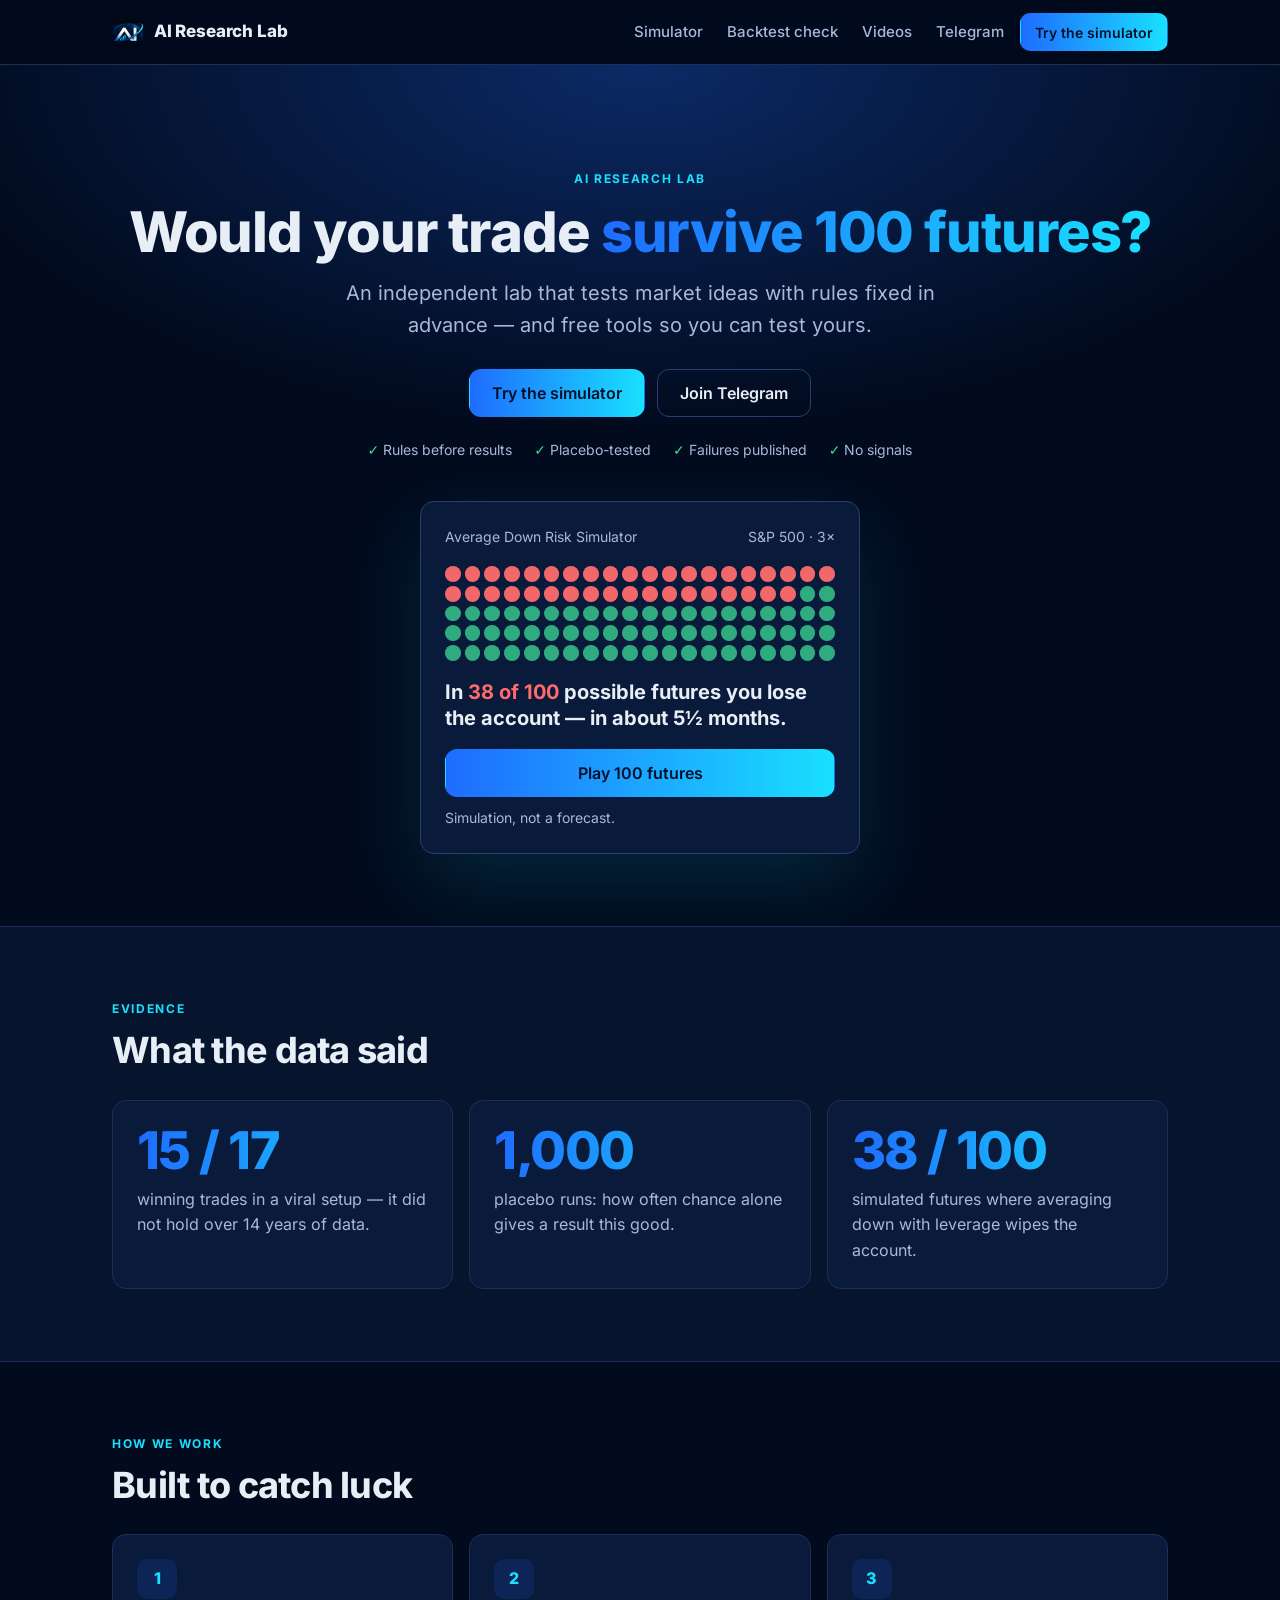
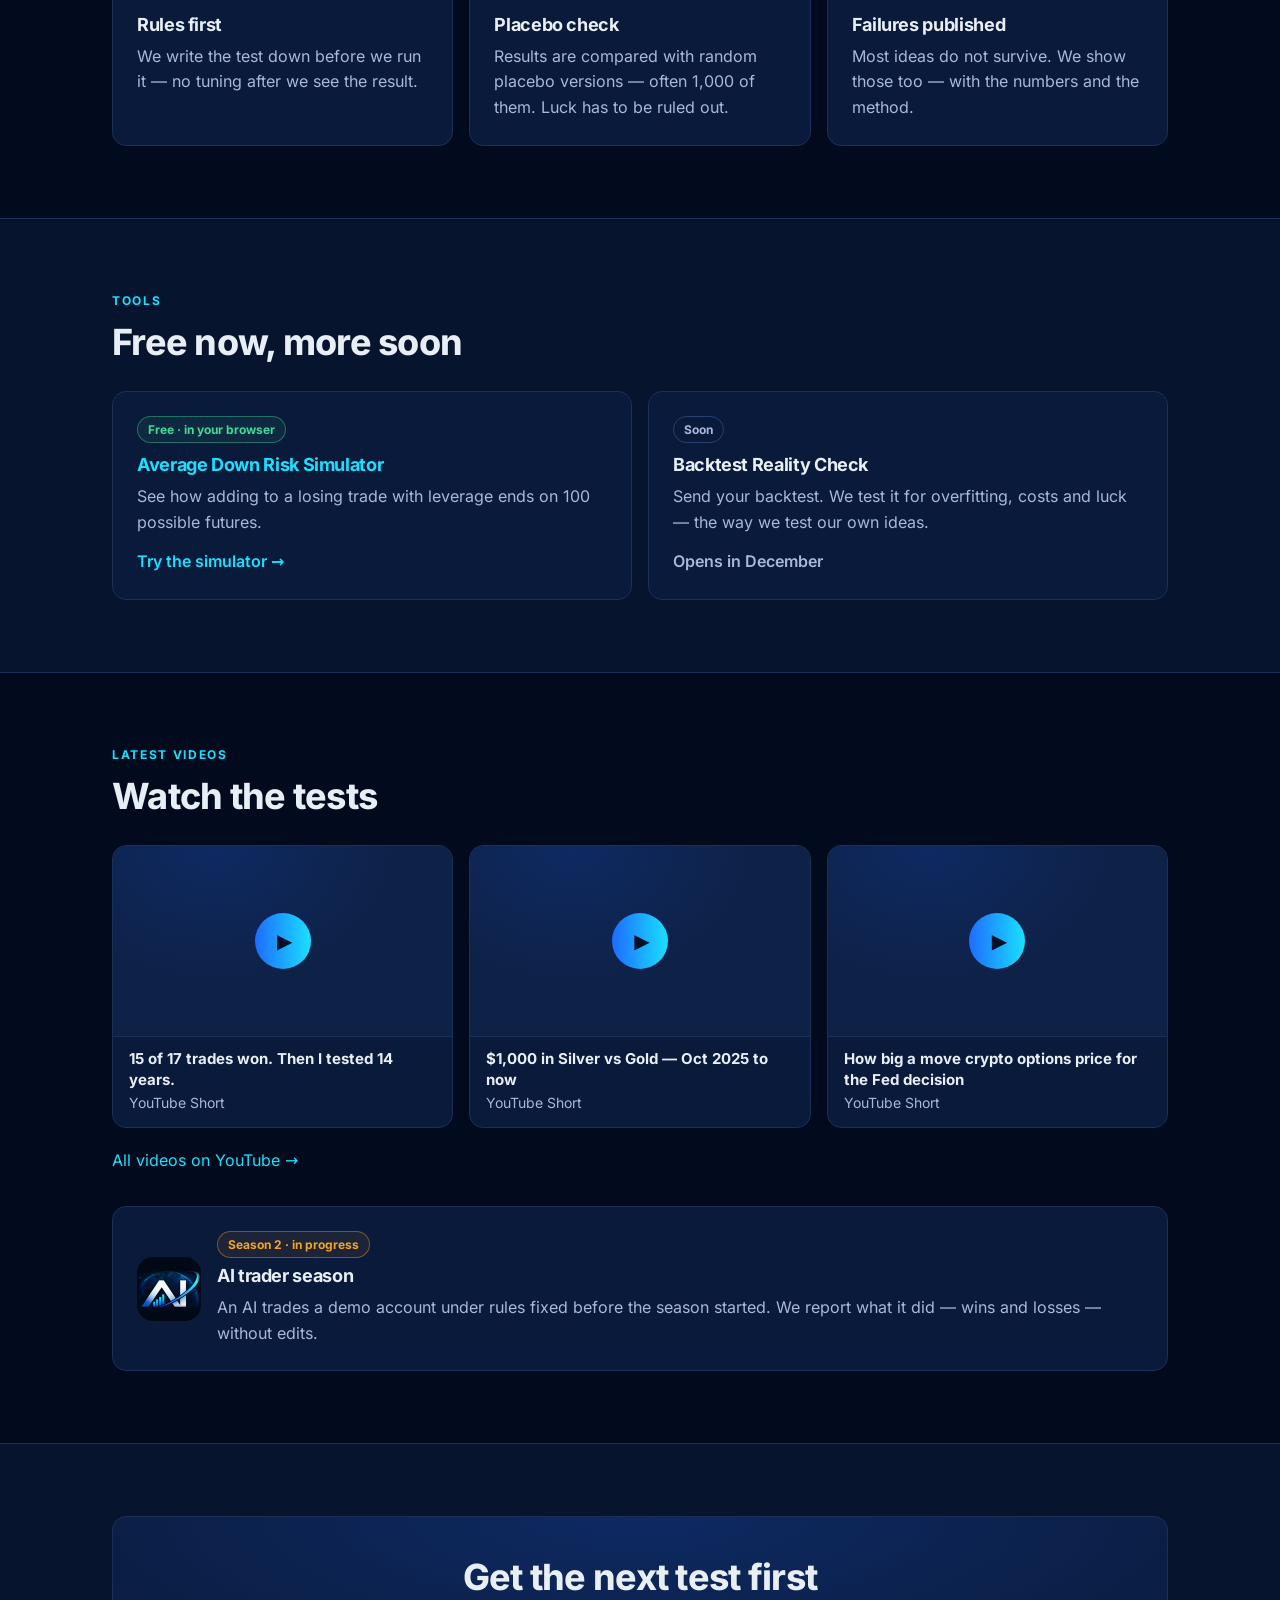
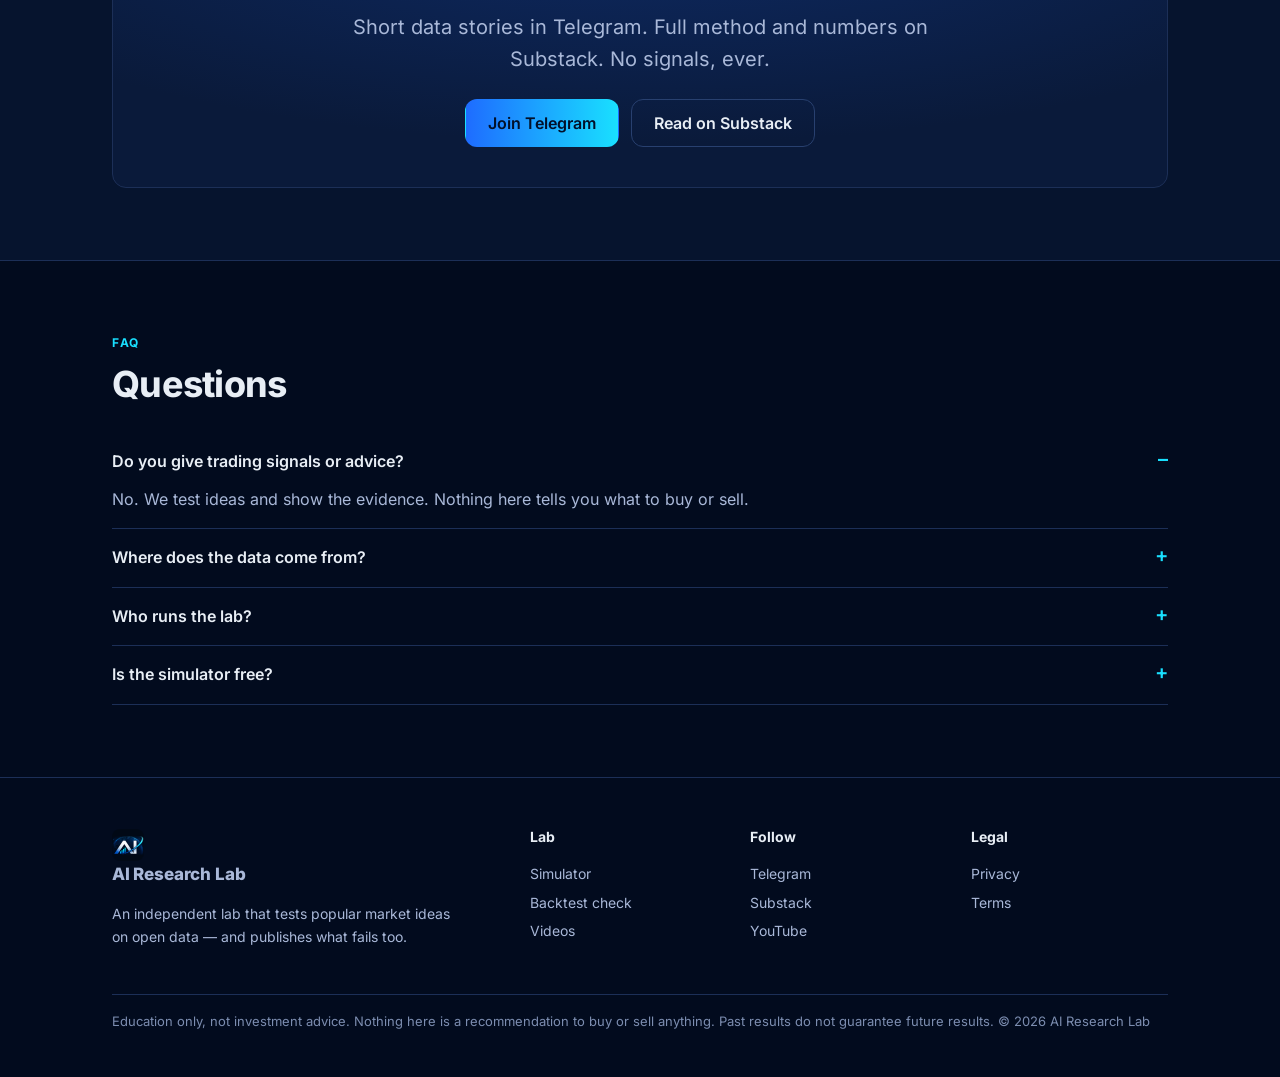
<file: index.html>
<!doctype html><html lang="en"><head><meta charset="utf-8"><meta name="viewport" content="width=device-width,initial-scale=1">
<title>AI Research Lab — market ideas tested on data</title><meta name="description" content="An independent lab that tests popular market ideas on open data with rules fixed in advance, and free tools to test yours. Education only, not investment advice."><link rel="canonical" href="https://airesearchlab4nn-ai.github.io/"><meta property="og:type" content="website"><meta property="og:title" content="AI Research Lab — market ideas tested on data"><meta property="og:description" content="An independent lab that tests popular market ideas on open data with rules fixed in advance, and free tools to test yours. Education only, not investment advice."><meta property="og:url" content="https://airesearchlab4nn-ai.github.io/"><meta name="theme-color" content="#020b1e">
<link rel="icon" type="image/png" href="assets/icon.png"><link rel="preload" href="assets/fonts/inter-latin-wght.woff2" as="font" type="font/woff2" crossorigin>
<link rel="stylesheet" href="style.css"></head><body>
<!-- v2-header --><a class="skip" href="#main">Skip to content</a><header class="site-header" id="top"><div class="container">
<a class="brand" href="./"><img src="assets/mark64.png" alt="" width="32" height="32">AI Research Lab</a>
<nav class="nav" id="nav" aria-label="Main"><a href="app/">Simulator</a><a href="./#tools">Backtest check</a><a href="./#videos">Videos</a><a href="https://t.me/market_pric">Telegram</a></nav>
<a class="btn btn-primary btn-sm" href="app/">Try the simulator</a><button class="menu-btn" type="button" aria-label="Menu" aria-controls="nav" aria-expanded="false">&#9776;</button></div></header>
<main id="main">
<section class="hero"><div class="container"><div class="eyebrow">AI Research Lab</div><h1>Would your trade <span class="grad">survive 100 futures?</span></h1><p class="lead">An independent lab that tests market ideas with rules fixed in advance — and free tools so you can test yours.</p><div class="btn-row"><a class="btn btn-primary" href="app/">Try the simulator</a><a class="btn btn-ghost" href="https://t.me/market_pric">Join Telegram</a></div><div class="trust"><span>Rules before results</span><span>Placebo-tested</span><span>Failures published</span><span>No signals</span></div><div class="card sim"><div class="small muted top"><span>Average Down Risk Simulator</span><span>S&amp;P 500 · 3×</span></div><div class="dots" role="img" aria-label="38 of 100 simulated futures lost, 62 still open"><i class="l"></i><i class="l"></i><i class="l"></i><i class="l"></i><i class="l"></i><i class="l"></i><i class="l"></i><i class="l"></i><i class="l"></i><i class="l"></i><i class="l"></i><i class="l"></i><i class="l"></i><i class="l"></i><i class="l"></i><i class="l"></i><i class="l"></i><i class="l"></i><i class="l"></i><i class="l"></i><i class="l"></i><i class="l"></i><i class="l"></i><i class="l"></i><i class="l"></i><i class="l"></i><i class="l"></i><i class="l"></i><i class="l"></i><i class="l"></i><i class="l"></i><i class="l"></i><i class="l"></i><i class="l"></i><i class="l"></i><i class="l"></i><i class="l"></i><i class="l"></i><i></i><i></i><i></i><i></i><i></i><i></i><i></i><i></i><i></i><i></i><i></i><i></i><i></i><i></i><i></i><i></i><i></i><i></i><i></i><i></i><i></i><i></i><i></i><i></i><i></i><i></i><i></i><i></i><i></i><i></i><i></i><i></i><i></i><i></i><i></i><i></i><i></i><i></i><i></i><i></i><i></i><i></i><i></i><i></i><i></i><i></i><i></i><i></i><i></i><i></i><i></i><i></i><i></i><i></i><i></i><i></i><i></i><i></i><i></i><i></i><i></i><i></i></div><b>In <span style="color:var(--red)">38 of 100</span> possible futures you lose the account — in about 5½ months.</b><a class="btn btn-primary" href="app/">Play 100 futures</a><p class="small muted" style="margin-top:10px">Simulation, not a forecast.</p></div></div></section>
<section class="section section-alt"><div class="container"><div class="eyebrow">Evidence</div><h2 style="margin-bottom:28px">What the data said</h2><div class="grid g3">
<div class="card"><div class="stat grad">15 / 17</div><p style="margin-top:10px">winning trades in a viral setup — it did not hold over 14 years of data.</p></div>
<div class="card"><div class="stat grad">1,000</div><p style="margin-top:10px">placebo runs: how often chance alone gives a result this good.</p></div>
<div class="card"><div class="stat grad">38 / 100</div><p style="margin-top:10px">simulated futures where averaging down with leverage wipes the account.</p></div></div></div></section>
<section class="section"><div class="container"><div class="eyebrow">How we work</div><h2 style="margin-bottom:28px">Built to catch luck</h2><div class="grid g3">
<div class="card"><div class="icon">1</div><h3>Rules first</h3><p>We write the test down before we run it — no tuning after we see the result.</p></div>
<div class="card"><div class="icon">2</div><h3>Placebo check</h3><p>Results are compared with random placebo versions — often 1,000 of them. Luck has to be ruled out.</p></div>
<div class="card"><div class="icon">3</div><h3>Failures published</h3><p>Most ideas do not survive. We show those too — with the numbers and the method.</p></div></div></div></section>
<section class="section section-alt" id="tools"><div class="container"><div class="eyebrow">Tools</div><h2 style="margin-bottom:28px">Free now, more soon</h2><div class="grid g2">
<a class="card card-link" href="app/"><span class="badge badge-green">Free · in your browser</span><h3 style="margin-top:12px">Average Down Risk Simulator</h3><p>See how adding to a losing trade with leverage ends on 100 possible futures.</p><p style="margin-top:14px;color:var(--cyan);font-weight:600">Try the simulator →</p></a>
<div class="card"><span class="badge">Soon</span><h3 style="margin-top:12px">Backtest Reality Check</h3><p>Send your backtest. We test it for overfitting, costs and luck — the way we test our own ideas.</p><p style="margin-top:14px;color:var(--muted);font-weight:600">Opens in December</p></div></div></div></section>
<section class="section" id="videos"><div class="container"><div class="eyebrow">Latest videos</div><h2 style="margin-bottom:28px">Watch the tests</h2><div class="grid g3"><a class="video" href="https://www.youtube.com/shorts/Dqa9njeaOTU" rel="noopener"><div class="vthumb"><span aria-hidden="true">&#9654;</span></div><div><b>15 of 17 trades won. Then I tested 14 years.</b><span class="small muted">YouTube Short</span></div></a><a class="video" href="https://www.youtube.com/shorts/vuWGhihtwQk" rel="noopener"><div class="vthumb"><span aria-hidden="true">&#9654;</span></div><div><b>$1,000 in Silver vs Gold — Oct 2025 to now</b><span class="small muted">YouTube Short</span></div></a><a class="video" href="https://www.youtube.com/shorts/O2b4PcREtks" rel="noopener"><div class="vthumb"><span aria-hidden="true">&#9654;</span></div><div><b>How big a move crypto options price for the Fed decision</b><span class="small muted">YouTube Short</span></div></a></div><p style="margin-top:20px"><a href="https://www.youtube.com/channel/UCctxTZlfNIV0h2hrtVXOx3w">All videos on YouTube →</a></p><div style="height:16px"></div><div class="card" style="display:grid;gap:16px;grid-template-columns:auto 1fr;align-items:center"><img src="assets/mark64.png" alt="" width="64" height="64" loading="lazy" style="border-radius:16px">
<div><span class="badge badge-amber">Season 2 · in progress</span><h3 style="margin-top:8px">AI trader season</h3><p>An AI trades a demo account under rules fixed before the season started. We report what it did — wins and losses — without edits.</p></div></div></div></section>
<section class="section section-alt"><div class="container"><div class="card" style="text-align:center;padding:40px 24px;background:radial-gradient(120% 140% at 50% 0%,#0E2A63 0%,var(--panel) 60%)"><h2>Get the next test first</h2><p class="lead" style="margin:0 auto 24px">Short data stories in Telegram. Full method and numbers on Substack. No signals, ever.</p><div class="btn-row" style="justify-content:center"><a class="btn btn-primary" href="https://t.me/market_pric">Join Telegram</a><a class="btn btn-ghost" href="https://airesearchlab.substack.com">Read on Substack</a></div></div></div></section>
<section class="section"><div class="container"><div class="eyebrow">FAQ</div><h2 style="margin-bottom:28px">Questions</h2><details open><summary>Do you give trading signals or advice?</summary><p>No. We test ideas and show the evidence. Nothing here tells you what to buy or sell.</p></details>
<details><summary>Where does the data come from?</summary><p>Open historical market data, with realistic trading costs. Each article lists its sources and method.</p></details>
<details><summary>Who runs the lab?</summary><p>An independent research project. AI does much of the work; the rules for every test are fixed before it runs.</p></details>
<details><summary>Is the simulator free?</summary><p>Yes. It runs in your browser and does not collect personal data.</p></details></div></section>
</main>
<footer class="site-footer"><div class="container"><div class="cols">
<div><a class="brand" href="./"><img src="assets/mark64.png" alt="" width="32" height="32" loading="lazy">AI Research Lab</a><p class="small" style="margin-top:12px;max-width:340px">An independent lab that tests popular market ideas on open data — and publishes what fails too.</p></div>
<div><p class="fh">Lab</p><a href="app/">Simulator</a><a href="./#tools">Backtest check</a><a href="./#videos">Videos</a></div>
<div><p class="fh">Follow</p><a href="https://t.me/market_pric">Telegram</a><a href="https://airesearchlab.substack.com">Substack</a><a href="https://www.youtube.com/channel/UCctxTZlfNIV0h2hrtVXOx3w">YouTube</a></div>
<div><p class="fh">Legal</p><a href="privacy.html">Privacy</a><a href="terms.html">Terms</a><span class="fb-slot" aria-hidden="true"></span></div></div>
<p class="disclaimer">Education only, not investment advice. Nothing here is a recommendation to buy or sell anything. Past results do not guarantee future results. © 2026 AI Research Lab</p></div></footer>
<script>(function(){var h=document.querySelector(".site-header"),b=h&&h.querySelector(".menu-btn");if(!b)return;b.addEventListener("click",function(){var o=h.classList.toggle("open");b.setAttribute("aria-expanded",o?"true":"false")});h.querySelectorAll(".nav a").forEach(function(a){a.addEventListener("click",function(){h.classList.remove("open");b.setAttribute("aria-expanded","false")})})})();</script>
</body></html>
</file>
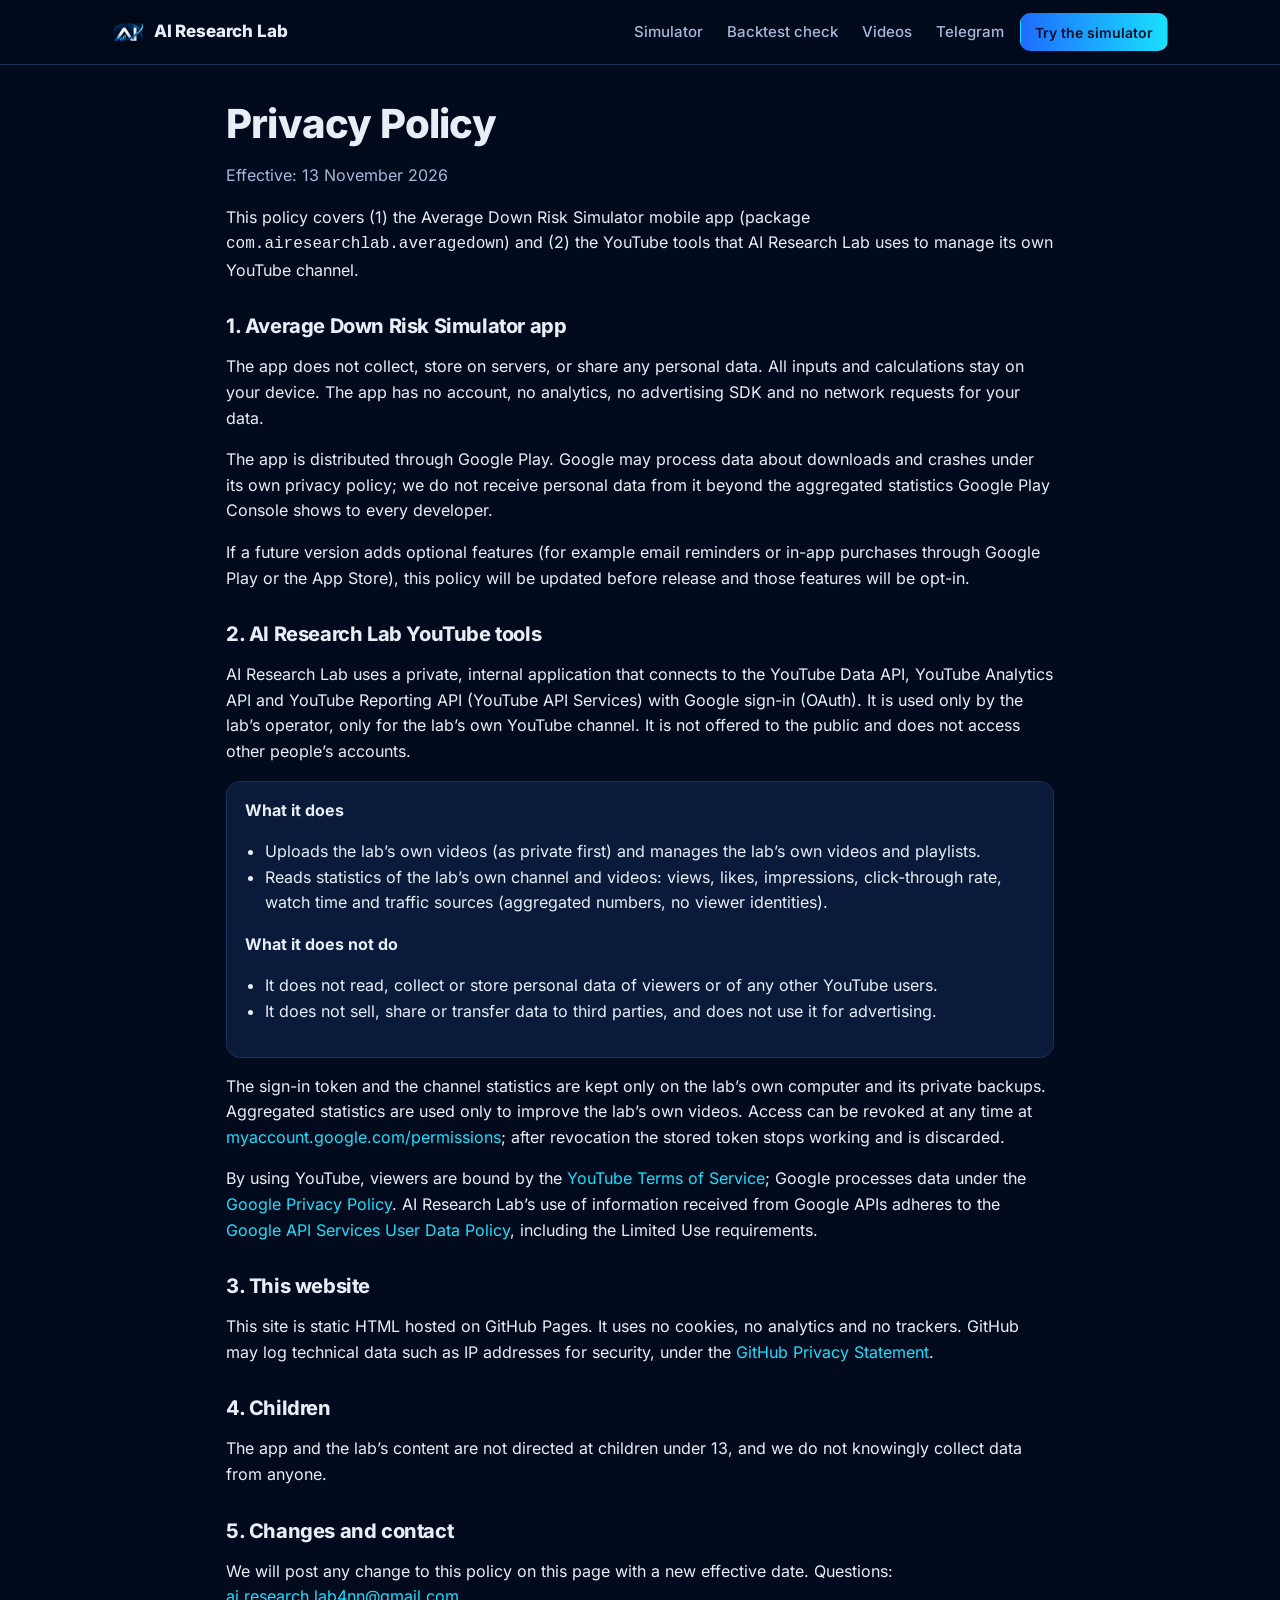
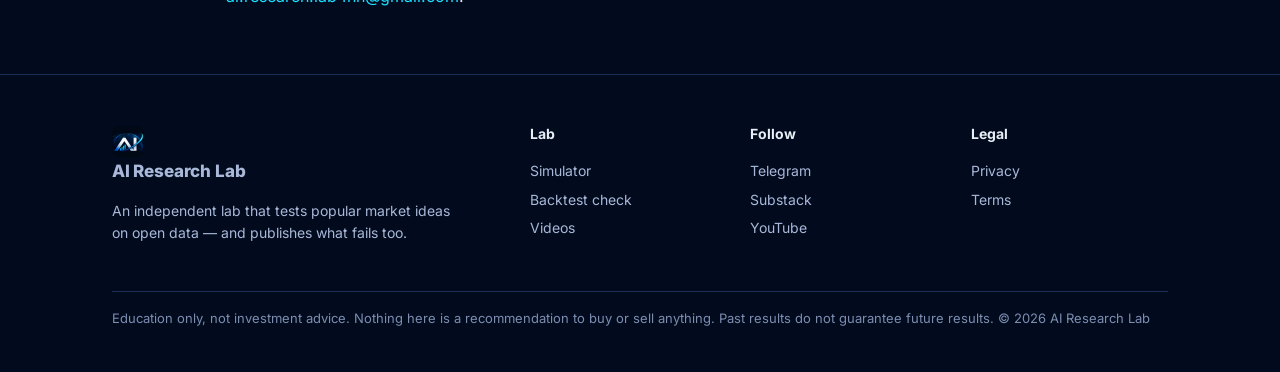
<file: privacy.html>
<!doctype html><html lang="en"><head><meta charset="utf-8"><meta name="viewport" content="width=device-width,initial-scale=1">
<title>Privacy Policy — AI Research Lab</title><meta name="description" content="Privacy policy for the Average Down Risk Simulator app and the AI Research Lab YouTube tools."><link rel="canonical" href="https://airesearchlab4nn-ai.github.io/privacy.html"><meta property="og:type" content="website"><meta property="og:title" content="Privacy Policy — AI Research Lab"><meta property="og:description" content="Privacy policy for the Average Down Risk Simulator app and the AI Research Lab YouTube tools."><meta property="og:url" content="https://airesearchlab4nn-ai.github.io/privacy.html"><meta name="theme-color" content="#020b1e">
<link rel="icon" type="image/png" href="assets/icon.png"><link rel="preload" href="assets/fonts/inter-latin-wght.woff2" as="font" type="font/woff2" crossorigin>
<link rel="stylesheet" href="style.css"></head><body>
<!-- v2-header --><a class="skip" href="#main">Skip to content</a><header class="site-header" id="top"><div class="container">
<a class="brand" href="./"><img src="assets/mark64.png" alt="" width="32" height="32">AI Research Lab</a>
<nav class="nav" id="nav" aria-label="Main"><a href="app/">Simulator</a><a href="./#tools">Backtest check</a><a href="./#videos">Videos</a><a href="https://t.me/market_pric">Telegram</a></nav>
<a class="btn btn-primary btn-sm" href="app/">Try the simulator</a><button class="menu-btn" type="button" aria-label="Menu" aria-controls="nav" aria-expanded="false">&#9776;</button></div></header>
<div class="wrap"><main id="main">
<h1>Privacy Policy</h1>
<p class="muted">Effective: 13 November 2026</p>
<p>This policy covers (1) the Average Down Risk Simulator mobile app (package <code>com.airesearchlab.averagedown</code>) and (2) the YouTube tools that AI Research Lab uses to manage its own YouTube channel.</p>

<h2>1. Average Down Risk Simulator app</h2>
<p>The app does not collect, store on servers, or share any personal data. All inputs and calculations stay on your device. The app has no account, no analytics, no advertising SDK and no network requests for your data.</p>
<p>The app is distributed through Google Play. Google may process data about downloads and crashes under its own privacy policy; we do not receive personal data from it beyond the aggregated statistics Google Play Console shows to every developer.</p>
<p>If a future version adds optional features (for example email reminders or in-app purchases through Google Play or the App Store), this policy will be updated before release and those features will be opt-in.</p>

<h2>2. AI Research Lab YouTube tools</h2>
<p>AI Research Lab uses a private, internal application that connects to the YouTube Data API, YouTube Analytics API and YouTube Reporting API (YouTube API Services) with Google sign-in (OAuth). It is used only by the lab’s operator, only for the lab’s own YouTube channel. It is not offered to the public and does not access other people’s accounts.</p>
<div class="card">
  <strong>What it does</strong>
  <ul>
    <li>Uploads the lab’s own videos (as private first) and manages the lab’s own videos and playlists.</li>
    <li>Reads statistics of the lab’s own channel and videos: views, likes, impressions, click-through rate, watch time and traffic sources (aggregated numbers, no viewer identities).</li>
  </ul>
  <strong>What it does not do</strong>
  <ul>
    <li>It does not read, collect or store personal data of viewers or of any other YouTube users.</li>
    <li>It does not sell, share or transfer data to third parties, and does not use it for advertising.</li>
  </ul>
</div>
<p>The sign-in token and the channel statistics are kept only on the lab’s own computer and its private backups. Aggregated statistics are used only to improve the lab’s own videos. Access can be revoked at any time at <a href="https://myaccount.google.com/permissions">myaccount.google.com/permissions</a>; after revocation the stored token stops working and is discarded.</p>
<p>By using YouTube, viewers are bound by the <a href="https://www.youtube.com/t/terms">YouTube Terms of Service</a>; Google processes data under the <a href="https://policies.google.com/privacy">Google Privacy Policy</a>. AI Research Lab’s use of information received from Google APIs adheres to the <a href="https://developers.google.com/terms/api-services-user-data-policy">Google API Services User Data Policy</a>, including the Limited Use requirements.</p>

<h2>3. This website</h2>
<p>This site is static HTML hosted on GitHub Pages. It uses no cookies, no analytics and no trackers. GitHub may log technical data such as IP addresses for security, under the <a href="https://docs.github.com/site-policy/privacy-policies/github-general-privacy-statement">GitHub Privacy Statement</a>.</p>

<h2>4. Children</h2>
<p>The app and the lab’s content are not directed at children under 13, and we do not knowingly collect data from anyone.</p>

<h2>5. Changes and contact</h2>
<p>We will post any change to this policy on this page with a new effective date. Questions: <a href="mailto:ai.research.lab4nn@gmail.com">ai.research.lab4nn@gmail.com</a>.</p>
</main></div>
<footer class="site-footer"><div class="container"><div class="cols">
<div><a class="brand" href="./"><img src="assets/mark64.png" alt="" width="32" height="32" loading="lazy">AI Research Lab</a><p class="small" style="margin-top:12px;max-width:340px">An independent lab that tests popular market ideas on open data — and publishes what fails too.</p></div>
<div><p class="fh">Lab</p><a href="app/">Simulator</a><a href="./#tools">Backtest check</a><a href="./#videos">Videos</a></div>
<div><p class="fh">Follow</p><a href="https://t.me/market_pric">Telegram</a><a href="https://airesearchlab.substack.com">Substack</a><a href="https://www.youtube.com/channel/UCctxTZlfNIV0h2hrtVXOx3w">YouTube</a></div>
<div><p class="fh">Legal</p><a href="privacy.html">Privacy</a><a href="terms.html">Terms</a><span class="fb-slot" aria-hidden="true"></span></div></div>
<p class="disclaimer">Education only, not investment advice. Nothing here is a recommendation to buy or sell anything. Past results do not guarantee future results. © 2026 AI Research Lab</p></div></footer>
<script>(function(){var h=document.querySelector(".site-header"),b=h&&h.querySelector(".menu-btn");if(!b)return;b.addEventListener("click",function(){var o=h.classList.toggle("open");b.setAttribute("aria-expanded",o?"true":"false")});h.querySelectorAll(".nav a").forEach(function(a){a.addEventListener("click",function(){h.classList.remove("open");b.setAttribute("aria-expanded","false")})})})();</script>
</body></html>
</file>
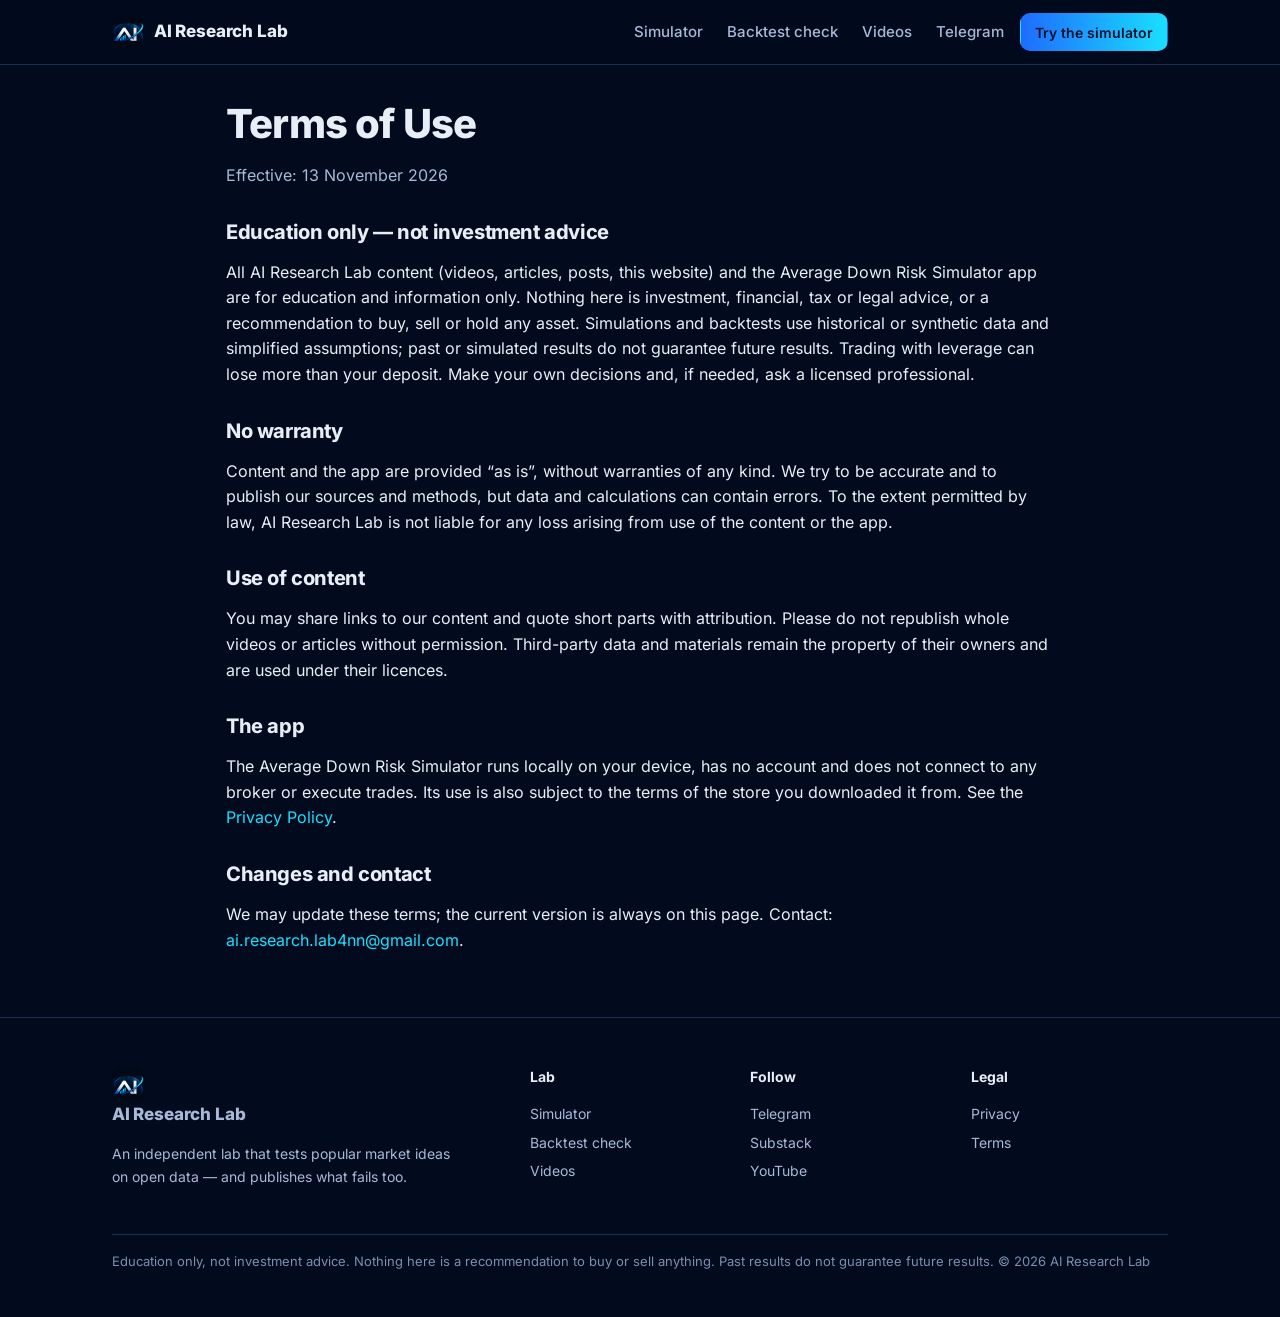
<file: terms.html>
<!doctype html><html lang="en"><head><meta charset="utf-8"><meta name="viewport" content="width=device-width,initial-scale=1">
<title>Terms of Use — AI Research Lab</title><meta name="description" content="Terms of use for AI Research Lab content and the Average Down Risk Simulator app."><link rel="canonical" href="https://airesearchlab4nn-ai.github.io/terms.html"><meta property="og:type" content="website"><meta property="og:title" content="Terms of Use — AI Research Lab"><meta property="og:description" content="Terms of use for AI Research Lab content and the Average Down Risk Simulator app."><meta property="og:url" content="https://airesearchlab4nn-ai.github.io/terms.html"><meta name="theme-color" content="#020b1e">
<link rel="icon" type="image/png" href="assets/icon.png"><link rel="preload" href="assets/fonts/inter-latin-wght.woff2" as="font" type="font/woff2" crossorigin>
<link rel="stylesheet" href="style.css"></head><body>
<!-- v2-header --><a class="skip" href="#main">Skip to content</a><header class="site-header" id="top"><div class="container">
<a class="brand" href="./"><img src="assets/mark64.png" alt="" width="32" height="32">AI Research Lab</a>
<nav class="nav" id="nav" aria-label="Main"><a href="app/">Simulator</a><a href="./#tools">Backtest check</a><a href="./#videos">Videos</a><a href="https://t.me/market_pric">Telegram</a></nav>
<a class="btn btn-primary btn-sm" href="app/">Try the simulator</a><button class="menu-btn" type="button" aria-label="Menu" aria-controls="nav" aria-expanded="false">&#9776;</button></div></header>
<div class="wrap"><main id="main">
<h1>Terms of Use</h1>
<p class="muted">Effective: 13 November 2026</p>

<h2>Education only — not investment advice</h2>
<p>All AI Research Lab content (videos, articles, posts, this website) and the Average Down Risk Simulator app are for education and information only. Nothing here is investment, financial, tax or legal advice, or a recommendation to buy, sell or hold any asset. Simulations and backtests use historical or synthetic data and simplified assumptions; past or simulated results do not guarantee future results. Trading with leverage can lose more than your deposit. Make your own decisions and, if needed, ask a licensed professional.</p>

<h2>No warranty</h2>
<p>Content and the app are provided “as is”, without warranties of any kind. We try to be accurate and to publish our sources and methods, but data and calculations can contain errors. To the extent permitted by law, AI Research Lab is not liable for any loss arising from use of the content or the app.</p>

<h2>Use of content</h2>
<p>You may share links to our content and quote short parts with attribution. Please do not republish whole videos or articles without permission. Third-party data and materials remain the property of their owners and are used under their licences.</p>

<h2>The app</h2>
<p>The Average Down Risk Simulator runs locally on your device, has no account and does not connect to any broker or execute trades. Its use is also subject to the terms of the store you downloaded it from. See the <a href="privacy.html">Privacy Policy</a>.</p>

<h2>Changes and contact</h2>
<p>We may update these terms; the current version is always on this page. Contact: <a href="mailto:ai.research.lab4nn@gmail.com">ai.research.lab4nn@gmail.com</a>.</p>
</main></div>
<footer class="site-footer"><div class="container"><div class="cols">
<div><a class="brand" href="./"><img src="assets/mark64.png" alt="" width="32" height="32" loading="lazy">AI Research Lab</a><p class="small" style="margin-top:12px;max-width:340px">An independent lab that tests popular market ideas on open data — and publishes what fails too.</p></div>
<div><p class="fh">Lab</p><a href="app/">Simulator</a><a href="./#tools">Backtest check</a><a href="./#videos">Videos</a></div>
<div><p class="fh">Follow</p><a href="https://t.me/market_pric">Telegram</a><a href="https://airesearchlab.substack.com">Substack</a><a href="https://www.youtube.com/channel/UCctxTZlfNIV0h2hrtVXOx3w">YouTube</a></div>
<div><p class="fh">Legal</p><a href="privacy.html">Privacy</a><a href="terms.html">Terms</a><span class="fb-slot" aria-hidden="true"></span></div></div>
<p class="disclaimer">Education only, not investment advice. Nothing here is a recommendation to buy or sell anything. Past results do not guarantee future results. © 2026 AI Research Lab</p></div></footer>
<script>(function(){var h=document.querySelector(".site-header"),b=h&&h.querySelector(".menu-btn");if(!b)return;b.addEventListener("click",function(){var o=h.classList.toggle("open");b.setAttribute("aria-expanded",o?"true":"false")});h.querySelectorAll(".nav a").forEach(function(a){a.addEventListener("click",function(){h.classList.remove("open");b.setAttribute("aria-expanded","false")})})})();</script>
</body></html>
</file>
<file: style.css>
/* AI Research Lab — design system v2 (BLD-SITE-V2; generated by build_site_v2.py, source design_v2/lab.css). One file for /, /app/ top bar, /check/. */
:root{
  --bg:#020B1E; --bg-2:#06142E; --panel:#0A1A3A; --panel-2:#0E2248; --line:#1C2F57; --line-2:#28406F;
  --text:#E8EEF5; --muted:#A9B8D8; --dim:#7C8DB0;
  --blue:#1E6CFF; --cyan:#19E0FF; --grad:linear-gradient(90deg,#1E6CFF,#19E0FF);
  --green:#3DDC97; --red:#FF6B6B; --amber:#F5A524;
  --r-s:8px; --r:14px; --r-l:20px;
  --s1:4px; --s2:8px; --s3:12px; --s4:16px; --s5:24px; --s6:32px; --s7:48px; --s8:72px;
  --max:1120px; --font:"Inter",system-ui,-apple-system,"Segoe UI",Roboto,Arial,sans-serif;
}
*{box-sizing:border-box} html{-webkit-text-size-adjust:100%}
body{margin:0;background:var(--bg);color:var(--text);font:16px/1.6 var(--font)}
img{max-width:100%;display:block} a{color:var(--cyan);text-decoration:none} a:hover{text-decoration:underline}
.container{max-width:var(--max);margin:0 auto;padding:0 16px}
@media(min-width:768px){.container{padding:0 32px}}
/* type */
h1,h2,h3{line-height:1.15;margin:0 0 var(--s3);letter-spacing:-.02em}
h1{font-size:clamp(32px,7vw,56px);font-weight:800}
h2{font-size:clamp(24px,4.5vw,36px);font-weight:750}
h3{font-size:18px;font-weight:700}
.lead{font-size:clamp(17px,2.4vw,20px);color:var(--muted);max-width:640px}
.eyebrow{font-size:12px;font-weight:700;letter-spacing:.14em;text-transform:uppercase;color:var(--cyan);margin-bottom:var(--s3)}
.grad{background:var(--grad);-webkit-background-clip:text;background-clip:text;color:transparent}
.muted{color:var(--muted)} .small{font-size:14px}
/* header */
.site-header{position:sticky;top:0;z-index:10;background:rgba(2,11,30,.86);backdrop-filter:blur(10px);border-bottom:1px solid var(--line)}
.site-header .container{display:flex;align-items:center;gap:var(--s4);height:64px}
.brand{display:flex;align-items:center;gap:10px;color:var(--text);font-weight:800;font-size:17px;letter-spacing:-.01em}
.brand img{width:32px;height:32px;border-radius:8px}
.nav{margin-left:auto;display:flex;gap:var(--s5);font-size:15px;font-weight:500}
.nav a{color:var(--muted)} .nav a:hover,.nav a[aria-current]{color:var(--text);text-decoration:none}
.menu-btn{display:none;margin-left:auto;background:none;border:1px solid var(--line-2);color:var(--text);border-radius:10px;width:44px;height:40px;font-size:18px}
@media(max-width:767px){.nav{display:none}.menu-btn{display:block}.site-header .btn{display:none}}
/* buttons */
.btn{display:inline-flex;align-items:center;justify-content:center;gap:8px;min-height:48px;padding:0 22px;border-radius:12px;font:600 16px var(--font);border:1px solid transparent;cursor:pointer;white-space:nowrap}
.btn:hover{text-decoration:none}
.btn-primary{background:var(--grad);color:#021029}
.btn-primary:hover{filter:brightness(1.08)}
.btn-ghost{background:transparent;color:var(--text);border-color:var(--line-2)}
.btn-ghost:hover{border-color:var(--cyan)}
.btn-sm{min-height:38px;padding:0 14px;font-size:14px;border-radius:10px}
.btn-row{display:flex;flex-wrap:wrap;gap:var(--s3)}
@media(max-width:480px){.btn-row .btn{flex:1 1 100%}}
/* sections & cards */
.section{padding:var(--s7) 0} @media(min-width:768px){.section{padding:var(--s8) 0}}
.section-alt{background:var(--bg-2);border-top:1px solid var(--line);border-bottom:1px solid var(--line)}
.grid{display:grid;gap:var(--s4)}
@media(min-width:768px){.g2{grid-template-columns:repeat(2,1fr)}.g3{grid-template-columns:repeat(3,1fr)}.g4{grid-template-columns:repeat(4,1fr)}}
.card{background:var(--panel);border:1px solid var(--line);border-radius:var(--r);padding:var(--s5)}
.card h3{margin-bottom:var(--s2)} .card p{margin:0;color:var(--muted)}
.card-link:hover{border-color:var(--line-2);text-decoration:none}
.icon{width:40px;height:40px;border-radius:10px;display:grid;place-items:center;background:rgba(30,108,255,.14);color:var(--cyan);font-weight:800;margin-bottom:var(--s4)}
.badge{display:inline-block;font-size:12px;font-weight:700;padding:3px 10px;border-radius:999px;border:1px solid var(--line-2);color:var(--muted)}
.badge-green{color:var(--green);border-color:rgba(61,220,151,.4);background:rgba(61,220,151,.08)}
.badge-red{color:var(--red);border-color:rgba(255,107,107,.4);background:rgba(255,107,107,.08)}
.badge-amber{color:var(--amber);border-color:rgba(245,165,36,.4);background:rgba(245,165,36,.08)}
.stat{font-size:clamp(36px,6vw,52px);font-weight:800;line-height:1;letter-spacing:-.03em}
.video{background:var(--panel);border:1px solid var(--line);border-radius:var(--r);overflow:hidden;color:var(--text)}
.video img{aspect-ratio:16/9;object-fit:cover;width:100%}
.video div{padding:var(--s3) var(--s4)} .video b{display:block;font-size:15px;line-height:1.35}
/* faq */
details{border-bottom:1px solid var(--line);padding:var(--s4) 0}
summary{cursor:pointer;font-weight:600;list-style:none;display:flex;justify-content:space-between;gap:var(--s4)}
summary::after{content:"+";color:var(--cyan);font-size:20px;line-height:1} details[open] summary::after{content:"–"}
details p{color:var(--muted);margin:var(--s3) 0 0}
/* footer */
.site-footer{border-top:1px solid var(--line);padding:var(--s7) 0 var(--s6);color:var(--muted);font-size:14px}
.site-footer .cols{display:grid;gap:var(--s5)} @media(min-width:768px){.site-footer .cols{grid-template-columns:2fr 1fr 1fr 1fr}}
.site-footer h4{color:var(--text);font-size:14px;margin:0 0 var(--s3)} .site-footer a{color:var(--muted);display:block;padding:3px 0}
.disclaimer{margin-top:var(--s6);padding-top:var(--s4);border-top:1px solid var(--line);font-size:13px;color:var(--dim)}
/* app / check top bar (sits above the app, does not touch it) */
.topbar{display:flex;align-items:center;gap:var(--s3);height:48px;padding:0 16px;background:var(--bg);border-bottom:1px solid var(--line);font-size:14px}
.topbar .back{color:var(--text);font-weight:600} .topbar nav{margin-left:auto;display:flex;gap:var(--s4)} .topbar nav a{color:var(--muted)}
@media(max-width:480px){.topbar nav a:not(.keep){display:none}}
:focus-visible{outline:2px solid var(--cyan);outline-offset:2px}

/* fonts: self-hosted Inter (OFL, assets/fonts/OFL.txt), no external requests */
@font-face{font-family:"Inter";font-style:normal;font-weight:100 900;font-display:swap;src:url(assets/fonts/inter-latin-wght.woff2) format("woff2")}
/* mobile menu */
.site-header .container{position:relative}
@media(max-width:767px){.site-header.open .nav{display:flex;flex-direction:column;gap:0;position:absolute;top:64px;left:0;right:0;background:var(--bg);border-bottom:1px solid var(--line);padding:8px 16px 16px}
.site-header.open .nav a{padding:12px 0;font-size:17px;color:var(--text);border-bottom:1px solid var(--line)}}
.skip{position:absolute;left:-9999px}.skip:focus{left:16px;top:8px;z-index:20;background:var(--panel);padding:8px 12px;border-radius:8px}
.site-footer .fh{color:var(--text);font-size:14px;font-weight:700;margin:0 0 var(--s3)}
.fb-slot{display:block;min-height:28px}
/* hero B */
.hero{padding:56px 0 40px;text-align:center;background:radial-gradient(80% 60% at 50% 0%,#0B2A66 0%,var(--bg) 70%)}
@media(min-width:900px){.hero{padding:104px 0 72px}}
.hero .lead{margin:0 auto 28px}.hero .btn-row{justify-content:center}
.trust{display:flex;flex-wrap:wrap;justify-content:center;gap:10px 22px;margin-top:22px;font-size:14px;color:var(--muted)}
.trust span::before{content:"\2713  ";color:var(--green)}
.sim{max-width:440px;margin:40px auto 0;text-align:left;box-shadow:0 30px 80px rgba(25,224,255,.12);border-color:var(--line-2)}
.sim .top{display:flex;justify-content:space-between;gap:12px}
.dots{display:grid;grid-template-columns:repeat(20,1fr);gap:4px;margin:18px 0}
.dots i{aspect-ratio:1;border-radius:50%;background:var(--green);opacity:.75}.dots i.l{background:var(--red);opacity:.95}
.sim b{font-size:20px;line-height:1.3;display:block}.sim .btn{width:100%;margin-top:18px}
.vthumb{aspect-ratio:16/9;display:grid;place-items:center;background:radial-gradient(90% 120% at 30% 0%,#0E2A63 0%,var(--panel-2) 60%);border-bottom:1px solid var(--line)}
.vthumb span{width:56px;height:56px;border-radius:50%;display:grid;place-items:center;background:var(--grad);color:#021029;font-size:20px;padding-left:4px}
.video:hover{border-color:var(--line-2);text-decoration:none}
/* legacy pages (privacy, terms, /check/) inside .wrap */
.wrap{max-width:860px;margin:0 auto;padding:0 16px 48px}
.wrap main h1{font-size:clamp(28px,5vw,40px);margin:36px 0 12px}
.wrap main h2{font-size:20px;margin:32px 0 8px}
.wrap .card{margin:14px 0;padding:16px 18px}.wrap .card p{color:var(--text)}
.wrap ul{padding-left:20px}
.wrap>footer{margin-top:40px;padding-top:16px;border-top:1px solid var(--line);font-size:13px;color:var(--muted)}
.subnav{display:flex;flex-wrap:wrap;gap:6px 18px;padding:14px 0;border-bottom:1px solid var(--line);font-size:14px}
.subnav b{color:var(--text);margin-right:6px}.subnav a{color:var(--muted)}.subnav a[aria-current]{color:var(--text)}
</file>
